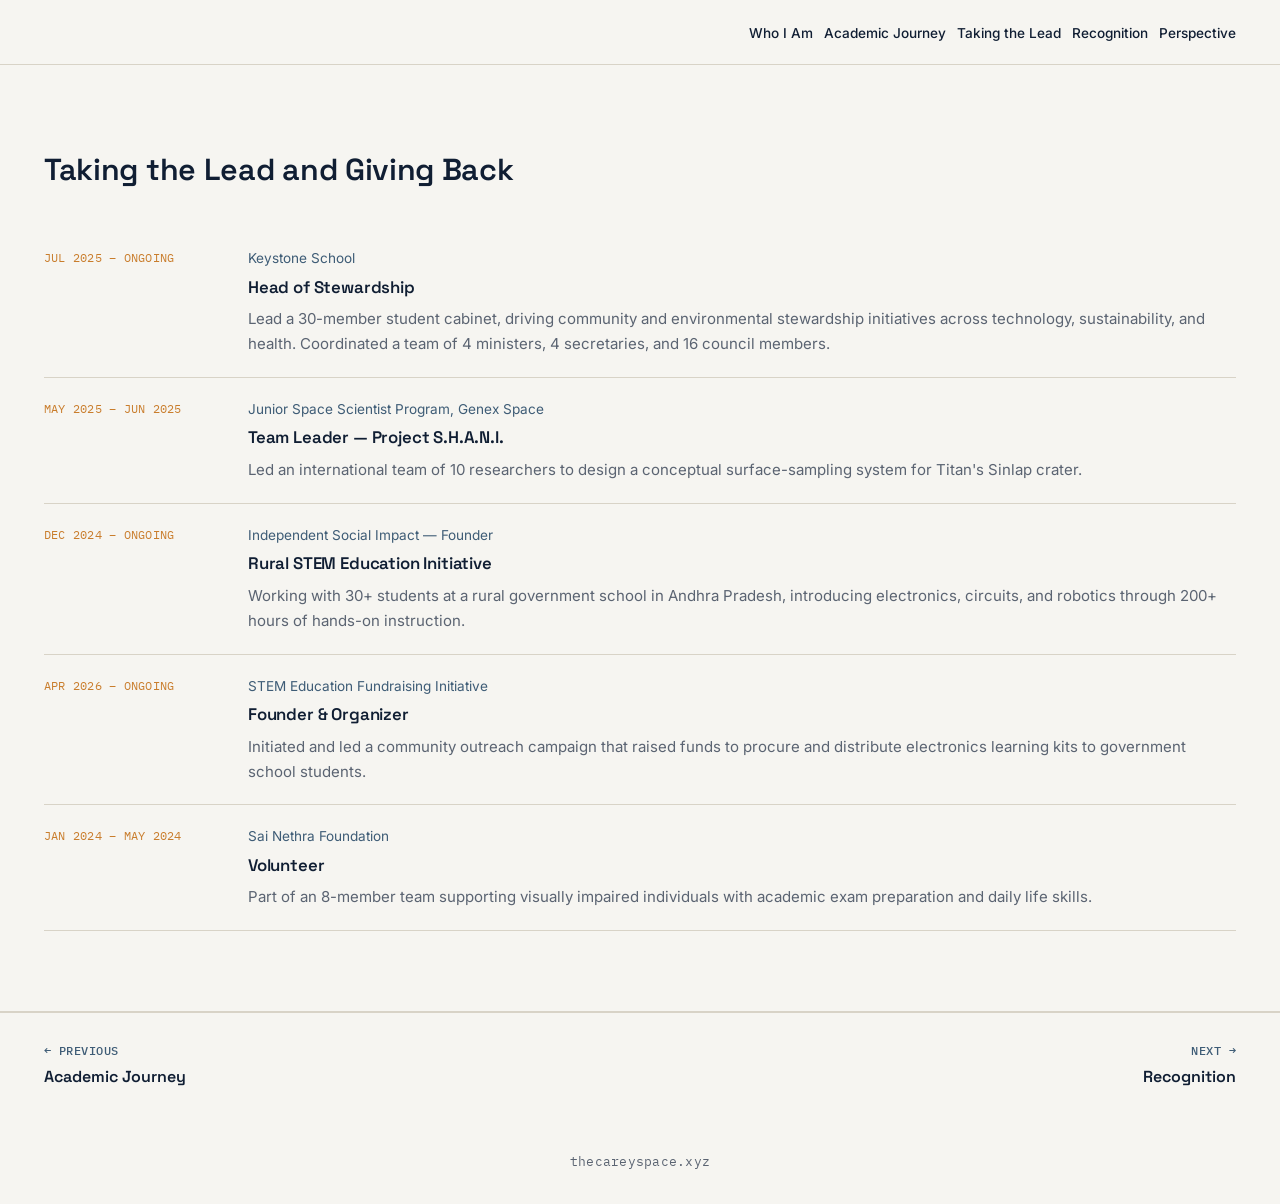
<file: lead.html>
<!DOCTYPE html>
<html lang="en">
<head>
<meta charset="UTF-8">
<meta name="viewport" content="width=device-width, initial-scale=1.0">
<title>Taking the Lead and Giving Back — Nevaan Carey Meduri</title>
<link rel="preconnect" href="https://fonts.googleapis.com">
<link rel="preconnect" href="https://fonts.gstatic.com" crossorigin>
<link href="https://fonts.googleapis.com/css2?family=Space+Grotesk:wght@400;500;600;700&family=Inter:wght@400;500;600&family=IBM+Plex+Mono:wght@400;500&display=swap" rel="stylesheet">
<link rel="stylesheet" href="assets/style.css">
<!-- Cloudflare Web Analytics --><script type="module" src="https://static.cloudflareinsights.com/beacon.min.js" data-cf-beacon='{"token": "2f3c0655076748f3be7609d5269852ec"}'></script><!-- End Cloudflare Web Analytics -->
</head>
<body>

<header>
  <nav class="wrap" style="justify-content:flex-end;">
    <ul>
      <li><a href="index.html">Who I Am</a></li>
      <li><a href="academic.html">Academic Journey</a></li>
      <li><a href="lead.html">Taking the Lead</a></li>
      <li><a href="recognition.html">Recognition</a></li>
      <li><a href="perspective.html">Perspective</a></li>
    </ul>
  </nav>
</header>
<section id="lead">
  <div class="wrap">
    <h2>Taking the Lead and Giving Back</h2>

    <div class="entry">
      <div><div class="when mono">JUL 2025 – ONGOING</div></div>
      <div>
        <div class="org">Keystone School</div>
        <h3>Head of Stewardship</h3>
        <p>Lead a 30-member student cabinet, driving community and environmental stewardship initiatives across technology, sustainability, and health. Coordinated a team of 4 ministers, 4 secretaries, and 16 council members.</p>
      </div>
    </div>

    <div class="entry">
      <div><div class="when mono">MAY 2025 – JUN 2025</div></div>
      <div>
        <div class="org">Junior Space Scientist Program, Genex Space</div>
        <h3>Team Leader — Project S.H.A.N.I.</h3>
        <p>Led an international team of 10 researchers to design a conceptual surface-sampling system for Titan's Sinlap crater.</p>
      </div>
    </div>

    <div class="entry">
      <div><div class="when mono">DEC 2024 – ONGOING</div></div>
      <div>
        <div class="org">Independent Social Impact — Founder</div>
        <h3>Rural STEM Education Initiative</h3>
        <p>Working with 30+ students at a rural government school in Andhra Pradesh, introducing electronics, circuits, and robotics through 200+ hours of hands-on instruction.</p>
      </div>
    </div>

    <div class="entry">
      <div><div class="when mono">APR 2026 – ONGOING</div></div>
      <div>
        <div class="org">STEM Education Fundraising Initiative</div>
        <h3>Founder &amp; Organizer</h3>
        <p>Initiated and led a community outreach campaign that raised funds to procure and distribute electronics learning kits to government school students.</p>
      </div>
    </div>

    <div class="entry">
      <div><div class="when mono">JAN 2024 – MAY 2024</div></div>
      <div>
        <div class="org">Sai Nethra Foundation</div>
        <h3>Volunteer</h3>
        <p>Part of an 8-member team supporting visually impaired individuals with academic exam preparation and daily life skills.</p>
      </div>
    </div>
  </div>
</section>

<nav class="page-nav">
  <div class="wrap page-nav-inner">
    <a href="academic.html" class="page-nav-link page-nav-prev">
      <span class="page-nav-label">&larr; Previous</span>
      <span class="page-nav-title">Academic Journey</span>
    </a>
    <a href="recognition.html" class="page-nav-link page-nav-next">
      <span class="page-nav-label">Next &rarr;</span>
      <span class="page-nav-title">Recognition</span>
    </a>
  </div>
</nav>

<footer>
  <div class="wrap mono">thecareyspace.xyz</div>
</footer>

<div id="drone-cursor" aria-hidden="true">
  <svg width="48" height="48" viewBox="0 0 32 32">
    <g stroke-width="1.8" stroke-linecap="round" fill="none">
      <line x1="10" y1="10" x2="16" y2="16" stroke="#D93025"/>
      <line x1="22" y1="22" x2="16" y2="16" stroke="#D93025"/>
      <line x1="22" y1="10" x2="16" y2="16" stroke="#101E33"/>
      <line x1="10" y1="22" x2="16" y2="16" stroke="#101E33"/>
    </g>
    <rect x="12.5" y="12.5" width="7" height="7" rx="1.6" fill="#101E33"/>
    <g transform="translate(7,7)"><line class="blade" x1="-5.5" y1="0" x2="5.5" y2="0" stroke="#2E9E44" stroke-width="2" stroke-linecap="round"/></g>
    <g transform="translate(25,7)"><line class="blade" x1="-5.5" y1="0" x2="5.5" y2="0" stroke="#2E9E44" stroke-width="2" stroke-linecap="round"/></g>
    <g transform="translate(7,25)"><line class="blade" x1="-5.5" y1="0" x2="5.5" y2="0" stroke="#2E9E44" stroke-width="2" stroke-linecap="round"/></g>
    <g transform="translate(25,25)"><line class="blade" x1="-5.5" y1="0" x2="5.5" y2="0" stroke="#2E9E44" stroke-width="2" stroke-linecap="round"/></g>
  </svg>
</div>

<script src="assets/cursor.js"></script>
</body>
</html>
</file>
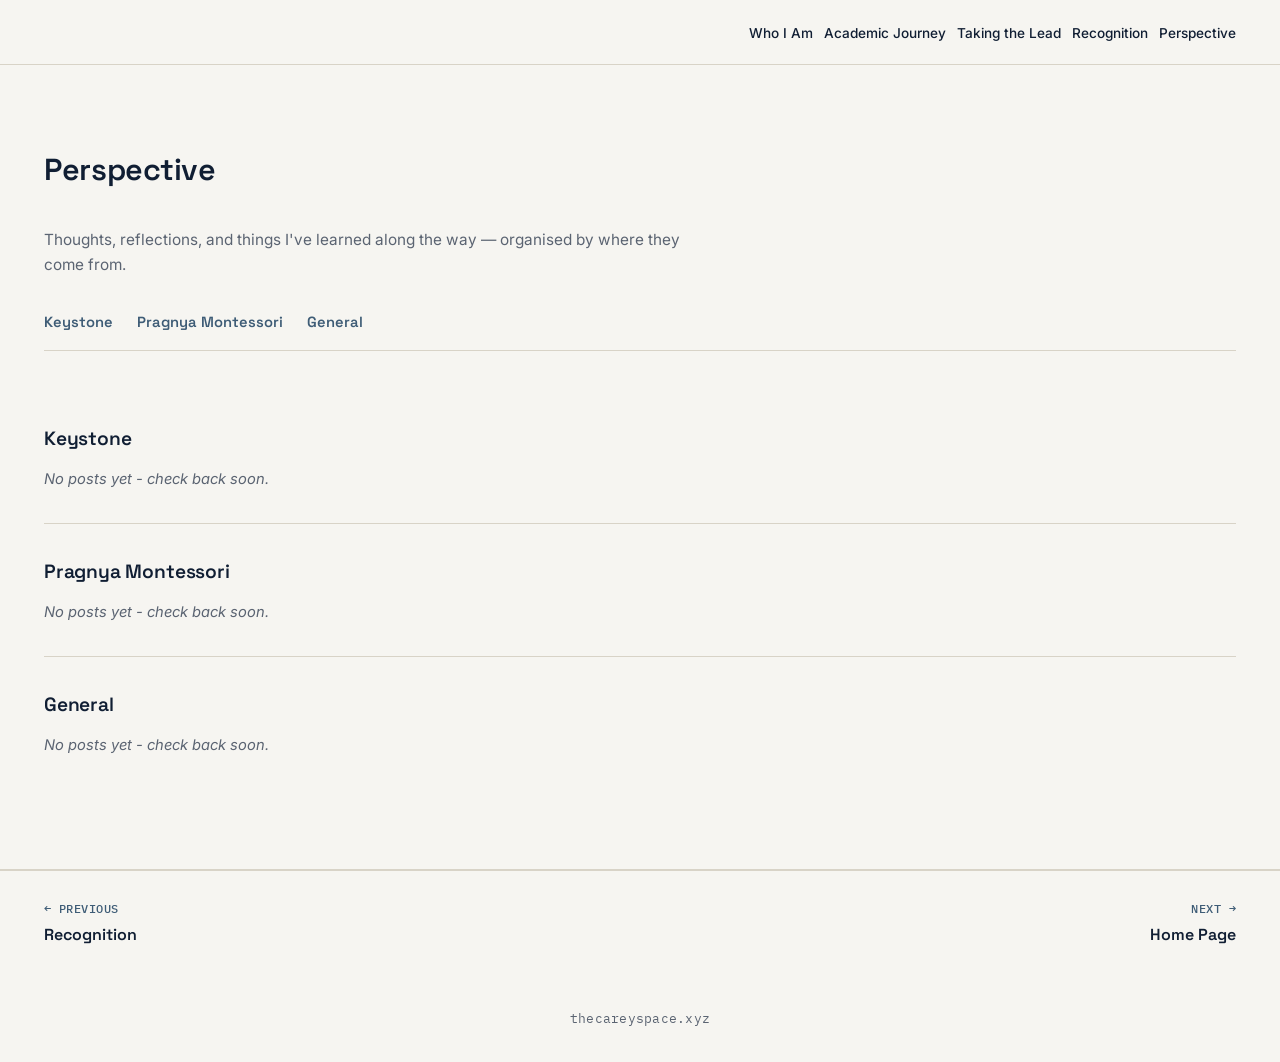
<file: perspective.html>
<!DOCTYPE html>
<html lang="en">
<head>
<meta charset="UTF-8">
<meta name="viewport" content="width=device-width, initial-scale=1.0">
<title>Perspective — Nevaan Carey Meduri</title>
<link rel="preconnect" href="https://fonts.googleapis.com">
<link rel="preconnect" href="https://fonts.gstatic.com" crossorigin>
<link href="https://fonts.googleapis.com/css2?family=Space+Grotesk:wght@400;500;600;700&family=Inter:wght@400;500;600&family=IBM+Plex+Mono:wght@400;500&display=swap" rel="stylesheet">
<link rel="stylesheet" href="assets/style.css">
<!-- Cloudflare Web Analytics --><script type="module" src="https://static.cloudflareinsights.com/beacon.min.js" data-cf-beacon='{"token": "2f3c0655076748f3be7609d5269852ec"}'></script><!-- End Cloudflare Web Analytics -->
</head>
<body>

<header>
  <nav class="wrap" style="justify-content:flex-end;">
    <ul>
      <li><a href="index.html">Who I Am</a></li>
      <li><a href="academic.html">Academic Journey</a></li>
      <li><a href="lead.html">Taking the Lead</a></li>
      <li><a href="recognition.html">Recognition</a></li>
      <li><a href="perspective.html">Perspective</a></li>
    </ul>
  </nav>
</header>
<section id="perspective">
  <div class="wrap">
    <h2>Perspective</h2>
    <p class="lead">Thoughts, reflections, and things I've learned along the way — organised by where they come from.</p>

    <nav class="category-nav">
      <a href="#keystone">Keystone</a>
      <a href="#pragnya">Pragnya Montessori</a>
      <a href="#general">General</a>
    </nav>

    <div class="category-block" id="keystone">
      <h3>Keystone</h3>
      <p class="category-empty">No posts yet - check back soon.</p>
    </div>

    <div class="category-block" id="pragnya">
      <h3>Pragnya Montessori</h3>
      <p class="category-empty">No posts yet - check back soon.</p>
    </div>

    <div class="category-block" id="general">
      <h3>General</h3>
      <p class="category-empty">No posts yet - check back soon.</p>
    </div>
  </div>
</section>

<nav class="page-nav">
  <div class="wrap page-nav-inner">
    <a href="recognition.html" class="page-nav-link page-nav-prev">
      <span class="page-nav-label">&larr; Previous</span>
      <span class="page-nav-title">Recognition</span>
    </a>
    <a href="index.html" class="page-nav-link page-nav-next">
      <span class="page-nav-label">Next &rarr;</span>
      <span class="page-nav-title">Home Page</span>
    </a>
  </div>
</nav>

<footer>
  <div class="wrap mono">thecareyspace.xyz</div>
</footer>

<div id="drone-cursor" aria-hidden="true">
  <svg width="48" height="48" viewBox="0 0 32 32">
    <g stroke-width="1.8" stroke-linecap="round" fill="none">
      <line x1="10" y1="10" x2="16" y2="16" stroke="#D93025"/>
      <line x1="22" y1="22" x2="16" y2="16" stroke="#D93025"/>
      <line x1="22" y1="10" x2="16" y2="16" stroke="#101E33"/>
      <line x1="10" y1="22" x2="16" y2="16" stroke="#101E33"/>
    </g>
    <rect x="12.5" y="12.5" width="7" height="7" rx="1.6" fill="#101E33"/>
    <g transform="translate(7,7)"><line class="blade" x1="-5.5" y1="0" x2="5.5" y2="0" stroke="#2E9E44" stroke-width="2" stroke-linecap="round"/></g>
    <g transform="translate(25,7)"><line class="blade" x1="-5.5" y1="0" x2="5.5" y2="0" stroke="#2E9E44" stroke-width="2" stroke-linecap="round"/></g>
    <g transform="translate(7,25)"><line class="blade" x1="-5.5" y1="0" x2="5.5" y2="0" stroke="#2E9E44" stroke-width="2" stroke-linecap="round"/></g>
    <g transform="translate(25,25)"><line class="blade" x1="-5.5" y1="0" x2="5.5" y2="0" stroke="#2E9E44" stroke-width="2" stroke-linecap="round"/></g>
  </svg>
</div>

<script src="assets/cursor.js"></script>
</body>
</html>
</file>
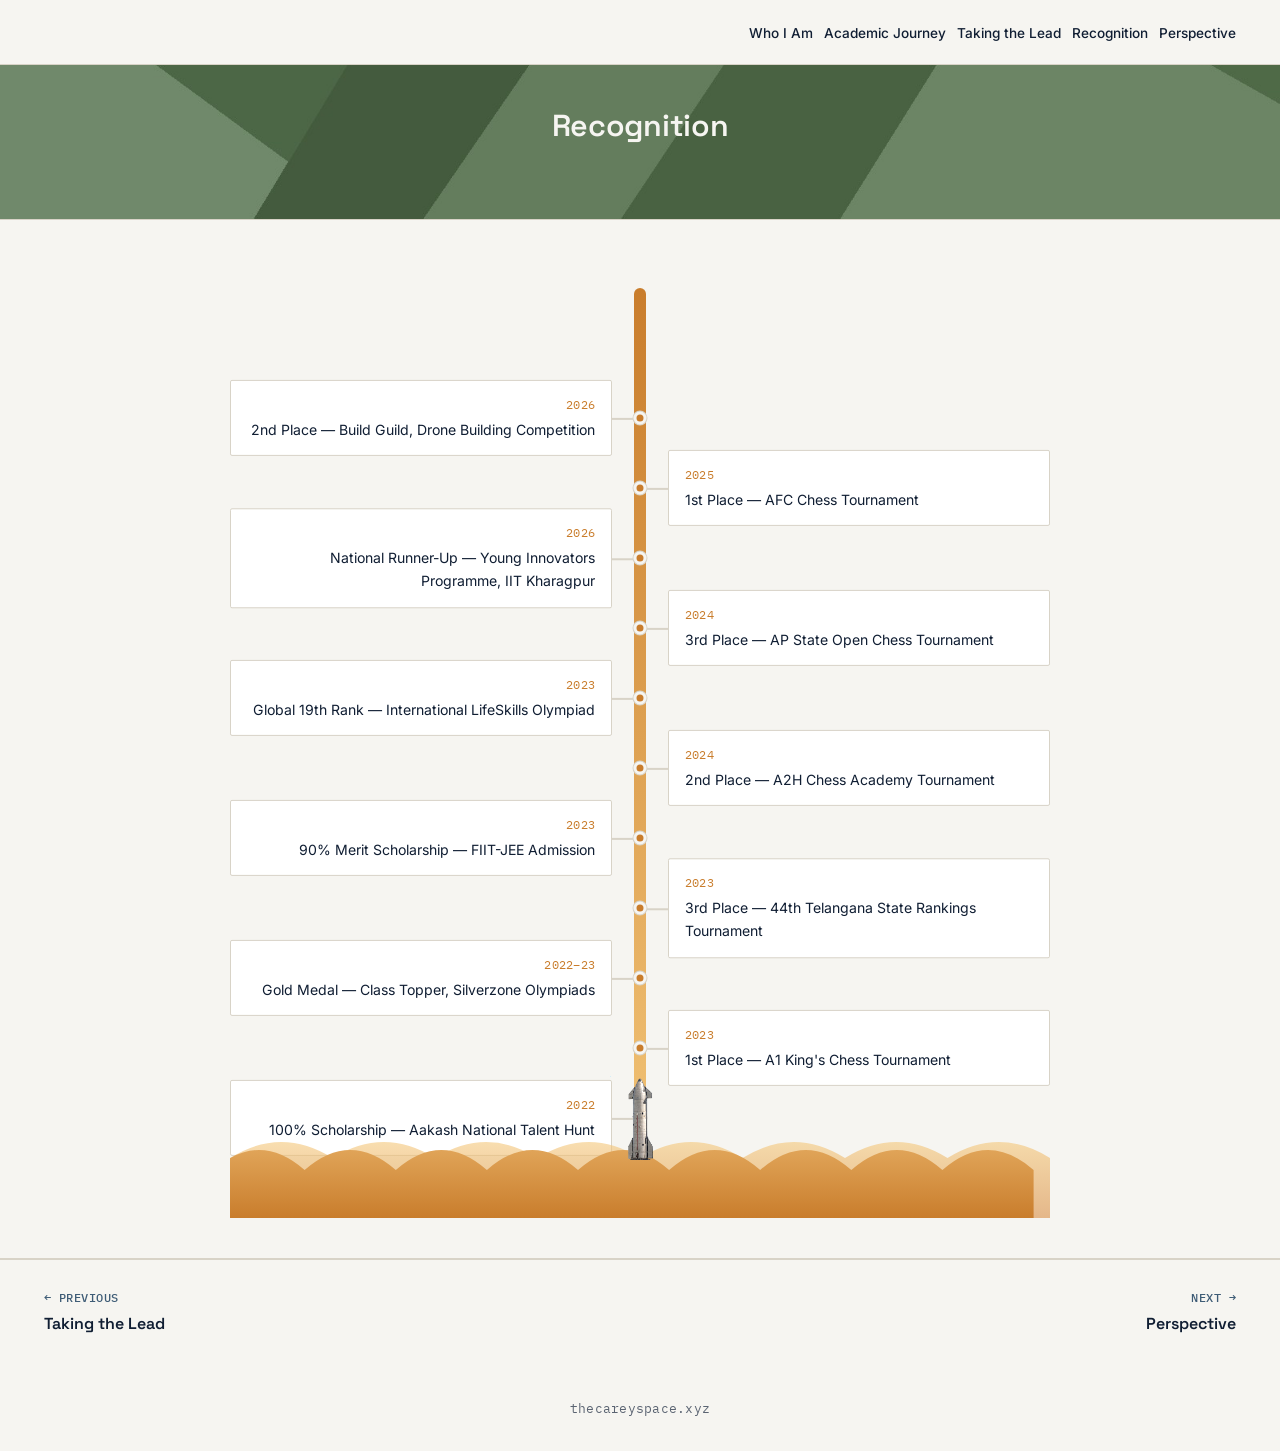
<file: recognition.html>
<!DOCTYPE html>
<html lang="en">
<head>
<meta charset="UTF-8">
<meta name="viewport" content="width=device-width, initial-scale=1.0">
<title>Recognition — Nevaan Carey Meduri</title>
<link rel="preconnect" href="https://fonts.googleapis.com">
<link rel="preconnect" href="https://fonts.gstatic.com" crossorigin>
<link href="https://fonts.googleapis.com/css2?family=Space+Grotesk:wght@400;500;600;700&family=Inter:wght@400;500;600&family=IBM+Plex+Mono:wght@400;500&display=swap" rel="stylesheet">
<link rel="stylesheet" href="assets/style.css">
<!-- Cloudflare Web Analytics --><script type="module" src="https://static.cloudflareinsights.com/beacon.min.js" data-cf-beacon='{"token": "2f3c0655076748f3be7609d5269852ec"}'></script><!-- End Cloudflare Web Analytics -->
</head>
<body>

<header>
  <nav class="wrap" style="justify-content:flex-end;">
    <ul>
      <li><a href="index.html">Who I Am</a></li>
      <li><a href="academic.html">Academic Journey</a></li>
      <li><a href="lead.html">Taking the Lead</a></li>
      <li><a href="recognition.html">Recognition</a></li>
      <li><a href="perspective.html">Perspective</a></li>
    </ul>
  </nav>
</header>
<section id="recognition" style="padding:0; border-bottom:1px solid var(--line);">
  <div class="section-band">
    <div class="wrap"><h2>Recognition</h2></div>
  </div>
  <div class="wrap" style="padding-top:48px; padding-bottom:40px;">

    <div class="rocket-timeline">
      <div class="rocket-path"></div>

      <svg class="rocket-fire-svg" viewBox="0 0 1000 110" preserveAspectRatio="none" aria-hidden="true">
        <defs>
          <linearGradient id="fireGradBack" x1="0%" y1="0%" x2="0%" y2="100%">
            <stop offset="0%" stop-color="#F4C77A"/>
            <stop offset="100%" stop-color="#D98E44"/>
          </linearGradient>
          <linearGradient id="fireGradFront" x1="0%" y1="0%" x2="0%" y2="100%">
            <stop offset="0%" stop-color="#E0A458"/>
            <stop offset="100%" stop-color="#C97D2C"/>
          </linearGradient>
        </defs>
        <path d="M0,110 L0,50 Q62.5,18 125,50 Q187.5,18 250,50 Q312.5,18 375,50 Q437.5,18 500,50 Q562.5,18 625,50 Q687.5,18 750,50 Q812.5,18 875,50 Q937.5,18 1000,50 L1000,110 Z" fill="url(#fireGradBack)" opacity="0.6"/>
        <path d="M-20,110 L-20,62 Q35.5,22 91,62 Q146.6,22 202.2,62 Q257.7,22 313.3,62 Q368.8,22 424.4,62 Q480,22 535.5,62 Q591.1,22 646.6,62 Q702.2,22 757.7,62 Q813.3,22 868.8,62 Q924.4,22 980,62 L980,110 Z" fill="url(#fireGradFront)"/>
      </svg>

      <div class="rocket-ship-pos">
        <div class="rocket-ship-icon">
          <img src="assets/starship-cutout.png" alt="Starship rocket" width="60" height="84" style="display:block; filter:brightness(1.2) contrast(1.04) saturate(1.05);">
        </div>
      </div>

      <div class="rt-item rt-left" style="top:89.47%;">
        <div class="rt-content">
          <span class="rt-year mono">2022</span>
          <p>100% Scholarship — Aakash National Talent Hunt</p>
        </div>
      </div>
      <div class="rt-item rt-right" style="top:82.11%;">
        <div class="rt-content">
          <span class="rt-year mono">2023</span>
          <p>1st Place — A1 King's Chess Tournament</p>
        </div>
      </div>
      <div class="rt-item rt-left" style="top:74.74%;">
        <div class="rt-content">
          <span class="rt-year mono">2022–23</span>
          <p>Gold Medal — Class Topper, Silverzone Olympiads</p>
        </div>
      </div>
      <div class="rt-item rt-right" style="top:67.37%;">
        <div class="rt-content">
          <span class="rt-year mono">2023</span>
          <p>3rd Place — 44th Telangana State Rankings Tournament</p>
        </div>
      </div>
      <div class="rt-item rt-left" style="top:60.00%;">
        <div class="rt-content">
          <span class="rt-year mono">2023</span>
          <p>90% Merit Scholarship — FIIT-JEE Admission</p>
        </div>
      </div>
      <div class="rt-item rt-right" style="top:52.63%;">
        <div class="rt-content">
          <span class="rt-year mono">2024</span>
          <p>2nd Place — A2H Chess Academy Tournament</p>
        </div>
      </div>
      <div class="rt-item rt-left" style="top:45.26%;">
        <div class="rt-content">
          <span class="rt-year mono">2023</span>
          <p>Global 19th Rank — International LifeSkills Olympiad</p>
        </div>
      </div>
      <div class="rt-item rt-right" style="top:37.89%;">
        <div class="rt-content">
          <span class="rt-year mono">2024</span>
          <p>3rd Place — AP State Open Chess Tournament</p>
        </div>
      </div>
      <div class="rt-item rt-left" style="top:30.53%;">
        <div class="rt-content">
          <span class="rt-year mono">2026</span>
          <p>National Runner-Up — Young Innovators Programme, IIT Kharagpur</p>
        </div>
      </div>
      <div class="rt-item rt-right" style="top:23.16%;">
        <div class="rt-content">
          <span class="rt-year mono">2025</span>
          <p>1st Place — AFC Chess Tournament</p>
        </div>
      </div>
      <div class="rt-item rt-left" style="top:15.79%;">
        <div class="rt-content">
          <span class="rt-year mono">2026</span>
          <p>2nd Place — Build Guild, Drone Building Competition</p>
        </div>
      </div>

      <div class="rt-dot" style="top:89.47%;"></div>
      <div class="rt-dot" style="top:82.11%;"></div>
      <div class="rt-dot" style="top:74.74%;"></div>
      <div class="rt-dot" style="top:67.37%;"></div>
      <div class="rt-dot" style="top:60.00%;"></div>
      <div class="rt-dot" style="top:52.63%;"></div>
      <div class="rt-dot" style="top:45.26%;"></div>
      <div class="rt-dot" style="top:37.89%;"></div>
      <div class="rt-dot" style="top:30.53%;"></div>
      <div class="rt-dot" style="top:23.16%;"></div>
      <div class="rt-dot" style="top:15.79%;"></div>
    </div>
  </div>
</section>

<nav class="page-nav">
  <div class="wrap page-nav-inner">
    <a href="lead.html" class="page-nav-link page-nav-prev">
      <span class="page-nav-label">&larr; Previous</span>
      <span class="page-nav-title">Taking the Lead</span>
    </a>
    <a href="perspective.html" class="page-nav-link page-nav-next">
      <span class="page-nav-label">Next &rarr;</span>
      <span class="page-nav-title">Perspective</span>
    </a>
  </div>
</nav>

<footer>
  <div class="wrap mono">thecareyspace.xyz</div>
</footer>

<div id="drone-cursor" aria-hidden="true">
  <svg width="48" height="48" viewBox="0 0 32 32">
    <g stroke-width="1.8" stroke-linecap="round" fill="none">
      <line x1="10" y1="10" x2="16" y2="16" stroke="#D93025"/>
      <line x1="22" y1="22" x2="16" y2="16" stroke="#D93025"/>
      <line x1="22" y1="10" x2="16" y2="16" stroke="#101E33"/>
      <line x1="10" y1="22" x2="16" y2="16" stroke="#101E33"/>
    </g>
    <rect x="12.5" y="12.5" width="7" height="7" rx="1.6" fill="#101E33"/>
    <g transform="translate(7,7)"><line class="blade" x1="-5.5" y1="0" x2="5.5" y2="0" stroke="#2E9E44" stroke-width="2" stroke-linecap="round"/></g>
    <g transform="translate(25,7)"><line class="blade" x1="-5.5" y1="0" x2="5.5" y2="0" stroke="#2E9E44" stroke-width="2" stroke-linecap="round"/></g>
    <g transform="translate(7,25)"><line class="blade" x1="-5.5" y1="0" x2="5.5" y2="0" stroke="#2E9E44" stroke-width="2" stroke-linecap="round"/></g>
    <g transform="translate(25,25)"><line class="blade" x1="-5.5" y1="0" x2="5.5" y2="0" stroke="#2E9E44" stroke-width="2" stroke-linecap="round"/></g>
  </svg>
</div>

<script src="assets/cursor.js"></script>
</body>
</html>
</file>
<file: assets/style.css>
:root{
    --ink:#101E33;
    --base:#F6F5F1;
    --panel:#FFFFFF;
    --accent:#C97D2C;
    --steel:#3E5C76;
    --line:#D8D3C7;
    --muted:#5B6472;
  }
  *{box-sizing:border-box; margin:0; padding:0;}
  html{scroll-behavior:smooth;}
  a, .icon-btn, nav a, .btn{cursor:none;}
  #drone-cursor{
    position:fixed; top:0; left:0; width:48px; height:48px;
    pointer-events:none; z-index:9999; opacity:0;
    transition:opacity .08s ease; transform:translate(-50%,-50%);
  }
  #drone-cursor.active{opacity:1;}
  .blade{transform-box:fill-box; transform-origin:center;}
  #drone-cursor.active .blade{animation:spin .12s linear infinite;}
  @keyframes spin{to{transform:rotate(360deg);}}
  body{background:var(--base); color:var(--ink); font-family:'Inter', sans-serif; line-height:1.65;}
  .wrap{max-width:1040px; margin:0 auto; padding:0 24px;}
  h1,h2,h3{font-family:'Space Grotesk', sans-serif; font-weight:600; letter-spacing:-0.01em;}
  .mono{font-family:'IBM Plex Mono', monospace; letter-spacing:0.02em;}

  header{position:sticky; top:0; z-index:50; background:rgba(246,245,241,0.94); backdrop-filter:blur(6px); border-bottom:1px solid var(--line);}
  nav.wrap{display:flex; justify-content:space-between; align-items:center; min-height:64px; flex-wrap:wrap; gap:8px; padding-top:10px; padding-bottom:10px;}
  .brand{font-family:'Space Grotesk',sans-serif; font-weight:700; font-size:1.05rem; flex-shrink:0;}
  .brand .dot{color:var(--accent);}
  nav ul{list-style:none; display:flex; gap:11px; flex-wrap:nowrap; justify-content:flex-end; max-width:56%;}
  nav a{color:var(--ink); text-decoration:none; font-size:0.68rem; font-weight:500; white-space:nowrap;}
  nav a:hover{color:var(--accent);}

  .hero{
    padding:24px 0; border-bottom:1px solid var(--line);
    background-color:#53704B;
    background-image:url('hero-bg.jpg');
    background-size:cover;
    background-position:center;
    color:#F6F5F1;
  }
  .hero-inner{display:grid; grid-template-columns:225px 1fr; gap:48px; align-items:center;}
  .hero h1{color:#F6F5F1;}
  .hero .icon-btn{color:#101E33; background:#F6F5F1; border-radius:2px;}
  .hero .icon-btn:hover{color:var(--accent);}
  .portrait{width:225px; max-height:300px; display:flex; align-items:center;}
  .portrait img{max-height:300px; width:auto; max-width:100%; object-fit:contain; margin:0 auto;}
  .callsign{display:inline-block; font-size:0.75rem; color:var(--steel); border:1px solid var(--line); padding:4px 10px; border-radius:2px; margin-bottom:16px;}
  .hero h1{font-size:clamp(1.9rem, 4vw, 2.6rem); line-height:1.15;}
  .hero .role{margin-top:10px; color:var(--muted); font-size:1rem; max-width:56ch;}
  .hero-actions{margin-top:28px; display:flex; gap:18px; flex-wrap:wrap;}
  .icon-btn{
    width:30px; height:30px; border:none; border-radius:2px;
    display:flex; align-items:center; justify-content:center;
    color:var(--ink); text-decoration:none;
  }
  .icon-btn svg{width:18px; height:18px;}
  .icon-btn:hover{color:var(--accent);}
  .btn{font-family:'Space Grotesk',sans-serif; font-weight:600; font-size:0.88rem; padding:10px 20px; border-radius:2px; text-decoration:none; display:inline-block; border:1px solid var(--ink);}
  .btn-primary{background:var(--ink); color:var(--base);}
  .btn-primary:hover{background:var(--accent); border-color:var(--accent);}
  .btn-ghost{color:var(--ink);}
  .btn-ghost:hover{border-color:var(--accent); color:var(--accent);}

  .eyebrow{font-size:0.75rem; color:var(--steel); text-transform:uppercase; letter-spacing:0.12em; margin-bottom:10px;}
  section{padding:64px 0; border-bottom:1px solid var(--line);}
  section h2{font-size:1.6rem; margin-bottom:32px;}
  section .lead{color:var(--muted); max-width:64ch; margin-bottom:32px; font-size:0.96rem;}
  .blink-blue{color:#1E3A8A; font-weight:700; animation:blinkSlow 2.5s ease-in-out infinite;}
  @keyframes blinkSlow{0%,100%{opacity:1;} 50%{opacity:0.3;}}

  .entry{display:grid; grid-template-columns:180px 1fr; gap:24px; padding:20px 0; border-bottom:1px solid var(--line);}
  .entry:first-child{border-top:1px solid var(--line);}
  .entry .when{font-size:0.78rem; color:var(--accent);}
  .entry .org{font-size:0.85rem; color:var(--steel); margin-bottom:4px;}
  .entry h3{font-size:1.05rem; margin-bottom:6px;}
  .entry p{color:var(--muted); font-size:0.94rem;}

  .grid{display:grid; grid-template-columns:repeat(2, 1fr); gap:22px;}
  .grid-projects{grid-auto-flow:column; grid-template-rows:repeat(5, auto);}
  .grid-projects.single-col{grid-template-columns:1fr; grid-auto-flow:row; grid-template-rows:none;}
  .card{background:var(--panel); border:1px solid var(--line); padding:24px; border-radius:2px; scroll-margin-top:90px;}
  .card-summary{display:block; text-decoration:none; color:inherit; cursor:pointer;}
  .card .mono{font-size:0.72rem; color:var(--steel); display:block; margin-bottom:10px;}
  .card h3{font-size:1.1rem; margin-bottom:8px; scroll-margin-top:90px;}
  .card p{color:var(--muted); font-size:0.92rem;}

  #all-items-grid .card.has-details{cursor:pointer;}
  .card-toggle{
    display:inline-block; margin-top:6px;
    color:var(--accent); font-family:'Space Grotesk',sans-serif; font-weight:600; font-size:0.85rem;
  }
  .card-toggle:hover{text-decoration:underline;}

  .card-details{display:none; margin-top:18px; padding-top:18px; border-top:1px solid var(--line); cursor:auto;}
  .card.expanded .card-details{display:block;}

  .card-detail-top{display:flex; gap:12px; align-items:center; margin-bottom:8px;}
  .card-detail-meta-text{flex:0 1 auto; max-width:480px; min-width:0;}
  .card-detail-meta-text p{color:var(--ink); font-size:0.9rem; margin-bottom:16px;}
  .card-detail-meta-text strong{color:var(--ink);}
  .card-detail-hero{width:196px; flex:0 0 auto; margin-left:calc(19% + 99px); border-radius:2px; box-shadow:0 6px 16px rgba(16,30,51,0.15); aspect-ratio:576/864;}

  .card-details h4{font-family:'Space Grotesk',sans-serif; font-weight:700; font-size:1.4rem; color:var(--steel); margin:26px 0 14px;}
  .card-subheading{font-family:'Space Grotesk',sans-serif; font-weight:700; font-size:0.98rem; color:var(--ink); margin:18px 0 8px;}
  .card-details p{color:var(--muted); font-size:0.92rem; margin-bottom:10px;}
  .card-details ul{margin:0 0 10px 20px; padding:0;}
  .card-details li{color:var(--muted); font-size:0.92rem; margin-bottom:6px;}
  .card-details a{color:var(--accent); text-decoration:none;}
  .card-recognition-block a{color:#1560BD;}

  a[href="https://yip.iitkgp.ac.in/results"],
  a[href="https://lnkd.in/p/dGD7UUPz"],
  a[href="https://x.com/DrSukantaBJP/status/2007788289441632693?s=20"],
  a[href="https://www.keystoneeducation.in/"],
  a[href="https://www.keystoneeducation.in/our-innovation"],
  a[href="https://www.linkedin.com/in/suman-chakraborty-415ab3236/"]{
    color:#1560BD; font-weight:700;
  }

  .card-detail-media-row{display:flex; gap:18px; align-items:flex-start; margin-bottom:10px;}

  .card-float-block{overflow:auto;}
  .card-inline-video{
    float:right; width:300px; max-width:45%;
    margin:0 0 14px 18px; border-radius:2px;
    box-shadow:0 6px 16px rgba(16,30,51,0.15); background:#000;
    aspect-ratio:640/296;
  }
  video[src="assets/sonostep-trial-clip.mp4"]{aspect-ratio:480/270;}
  video[src="assets/sonostep-award-clip.mp4"]{aspect-ratio:480/268;}
  img[src="assets/sonostep-team.png"]{aspect-ratio:1133/773; object-fit:cover; background:transparent;}
  .card-inline-video-sm{width:260px;}
  .card-clear{clear:both;}

  @media (max-width:600px){
    .card-inline-video{float:none; width:100%; max-width:100%; margin:0 0 14px;}
  }

  .card-float-stack{float:right; width:280px; max-width:45%; margin:0 0 14px 18px; display:flex; flex-direction:column; gap:10px;}
  .card-float-stack .card-inline-video{float:none; width:100%; max-width:100%; margin:0;}
  .card-youtube-embed{aspect-ratio:16/9;}
  .card-youtube-thumb{
    position:relative; background-size:cover; background-position:center;
    cursor:pointer; display:flex; align-items:center; justify-content:center;
  }
  .yt-play-icon{
    display:flex; align-items:center; justify-content:center;
    width:56px; height:56px; border-radius:50%;
    background:rgba(16,30,51,0.75); color:#fff;
    font-size:1.1rem; padding-left:4px; transition:background 0.2s ease, transform 0.2s ease;
  }
  .card-youtube-thumb:hover .yt-play-icon{background:var(--accent); transform:scale(1.08);}
  .card-inline-img{width:100%; display:block; border-radius:2px; box-shadow:0 6px 16px rgba(16,30,51,0.15); aspect-ratio:700/516;}

  .card-side-by-side{display:flex; gap:20px; margin-top:20px;}
  .card-side-by-side img{flex:1 1 50%; width:50%; border-radius:2px; box-shadow:0 6px 16px rgba(16,30,51,0.15);}
  img[src="assets/sonostep-feedback.jpg"]{aspect-ratio:800/595;}
  img[src="assets/sonostep-certificate.jpg"]{aspect-ratio:700/504;}

  @media (max-width:600px){
    .card-float-stack{float:none; width:100%; max-width:100%; margin:0 0 14px;}
    .card-side-by-side{flex-direction:column;}
    .card-side-by-side img{width:100%;}
  }
  .card-detail-img-inline{width:280px; flex:0 0 auto; border-radius:2px; aspect-ratio:454/366;}
  @media (max-width:600px){
    .card-detail-top{flex-direction:column; align-items:center; text-align:left;}
    .card-detail-hero{width:224px;}
  }
  @media (max-width:500px){
    .card-detail-media-row{flex-direction:column; align-items:center;}
  }

  .tag-list{display:flex; flex-wrap:wrap; gap:8px; list-style:none; margin:0 0 10px !important; padding:0 !important;}
  .tag-list li{
    background:var(--base); border:1px solid var(--line); border-radius:2px;
    padding:5px 12px; font-family:'IBM Plex Mono',monospace; font-size:0.78rem; color:var(--ink);
    margin:0 !important;
  }

  .card-cost-table{width:100%; border-collapse:collapse; margin-bottom:14px; font-size:0.85rem;}
  .card-cost-table th, .card-cost-table td{border:1px solid var(--line); padding:6px 10px; text-align:left; color:var(--muted);}
  .card-cost-table th{background:var(--base); color:var(--ink); font-weight:600; text-align:center;}
  .card-cost-table td:not(:first-child){text-align:center;}
  .card-cost-table .cost-total-row td{font-weight:700; color:var(--ink); background:var(--base);}

  .card-tech-row{display:flex; gap:48px; align-items:flex-start; justify-content:center; margin:14px 0;}
  .card-tech-img{width:220px; flex:0 0 auto; border-radius:2px; box-shadow:0 6px 16px rgba(16,30,51,0.15); aspect-ratio:896/1152;}
  table.card-tech-table{width:auto; flex:1; max-width:420px; margin-bottom:0;}

  @media (max-width:600px){
    .card-tech-row{flex-direction:column; align-items:center;}
    .card-tech-img{width:200px;}
    table.card-tech-table{width:100%; max-width:100%;}
  }

  .awards{columns:2; gap:32px;}
  .awards li{margin-bottom:10px; font-size:0.92rem; color:var(--muted); break-inside:avoid;}
  .awards li strong{color:var(--ink); font-weight:500;}

  #who p{max-width:none; color:var(--muted); margin-bottom:14px;}

  .section-band{
    background-color:#53704B;
    background-image:url('hero-bg.jpg');
    background-size:cover;
    background-position:center;
    padding:36px 0;
    border-bottom:1px solid var(--line);
  }
  .section-band h2{color:#F6F5F1; text-align:center;}

  .timeline{position:relative; max-width:820px; margin:0 auto; padding:20px 0;}
  .timeline::before{content:''; position:absolute; left:50%; top:0; bottom:0; width:2px; background:var(--line); transform:translateX(-50%);}
  .timeline-item{position:relative; width:50%; padding:0 40px 44px; box-sizing:border-box;}
  .timeline-item:nth-child(odd){left:0;}
  .timeline-item:nth-child(even){left:50%;}
  .timeline-dot{
    position:absolute; top:6px; width:13px; height:13px; border-radius:50%;
    background:var(--accent); border:3px solid var(--base); box-shadow:0 0 0 1px var(--line);
  }
  .timeline-item:nth-child(odd) .timeline-dot{right:-7px;}
  .timeline-item:nth-child(even) .timeline-dot{left:-7px;}
  .timeline-card{background:var(--panel); border:1px solid var(--line); padding:22px 24px; border-radius:2px; text-align:left; width:100%;}
  .timeline-head{display:flex; flex-wrap:wrap; align-items:center; gap:10px 16px; margin-bottom:10px;}
  .timeline-year{font-size:0.75rem; color:var(--accent); flex-shrink:0;}
  .timeline-org{font-weight:700; color:var(--steel); font-size:0.88rem; display:flex; align-items:center; gap:6px; flex-shrink:0;}
  .school-logo{width:20px; height:20px; object-fit:contain; border-radius:3px; flex-shrink:0;}
  .timeline-title{font-family:'Space Grotesk',sans-serif; font-weight:600; font-size:1rem; color:var(--ink);}
  .timeline-card p{color:var(--muted); font-size:0.92rem; margin-bottom:6px;}
  .timeline-grades{color:var(--ink) !important;}

  .academic-wrap{padding-top:64px; padding-bottom:64px;}

  .cert-bleed{
    position:relative; left:50%; right:50%; margin-left:-50vw; margin-right:-50vw;
    width:100vw; margin-top:56px;
  }
  .cert-corner{width:min(2400px, 96vw); margin:0 2vw 0 auto;}
  .cert-caption{
    font-family:'Space Grotesk',sans-serif; font-weight:600; font-size:1.1rem;
    color:var(--ink); text-align:center; margin-bottom:16px;
  }
  .cert-mini-slider .slide{aspect-ratio:4/3;}
  .cert-mini-slider .slider-btn{width:42px; height:42px; font-size:1.5rem;}

  @media (max-width:900px){
    .cert-corner{width:94%; max-width:1920px; margin:0 auto;}
    .cert-mini-slider{max-width:1920px; margin:0 auto;}
  }

  .category-nav{display:flex; gap:24px; margin:28px 0 40px; border-bottom:1px solid var(--line); padding-bottom:16px;}
  .category-nav a{color:var(--steel); text-decoration:none; font-family:'Space Grotesk',sans-serif; font-weight:600; font-size:0.92rem;}
  .category-nav a:hover{color:var(--accent);}
  .category-block{padding:32px 0; border-bottom:1px solid var(--line);}
  .category-block:last-child{border-bottom:none;}
  .category-block h3{font-size:1.2rem; margin-bottom:12px;}
  .category-empty{color:var(--muted); font-size:0.92rem; font-style:italic;}

  .rocket-timeline{position:relative; max-width:820px; margin:0 auto; min-height:950px;}
  .rocket-path{
    position:absolute; left:50%; top:20px; bottom:0; width:12px;
    background:linear-gradient(var(--accent), #F4C77A);
    transform:translateX(-50%); border-radius:6px; z-index:1;
  }
  .rocket-fire-svg{position:absolute; left:0; right:0; bottom:0; width:100%; height:110px; z-index:2;}

  .rocket-ship-pos{position:absolute; left:50%; top:89.47%; animation:rocketMove 12s linear infinite; z-index:3;}
  .rocket-ship-icon{position:absolute; transform:translate(-50%,-50%);}

  @keyframes rocketMove{
    0%    {top:89.47%; opacity:1;}
    82%   {top:2%;    opacity:1;}
    88%   {top:-6%;   opacity:0;}
    88.1% {top:89.47%; opacity:0;}
    100%  {top:89.47%; opacity:1;}
  }

  .rt-dot{
    position:absolute; left:50%; width:13px; height:13px; border-radius:50%;
    background:var(--accent); border:3px solid var(--base); box-shadow:0 0 0 1px var(--line);
    transform:translate(-50%,-50%); z-index:2;
  }
  .rt-item{position:absolute; width:calc(50% - 28px); transform:translateY(-50%);}
  .rt-right{left:calc(50% + 28px);}
  .rt-left{right:calc(50% + 28px); text-align:right;}
  .rt-item::before{content:''; position:absolute; top:50%; height:2px; background:var(--line); width:28px;}
  .rt-right::before{left:-28px;}
  .rt-left::before{right:-28px;}
  .rt-content{background:var(--panel); border:1px solid var(--line); border-radius:2px; padding:14px 16px;}
  .rt-year{color:var(--accent); font-size:0.72rem; display:block; margin-bottom:4px;}
  .rt-content p{color:var(--ink); font-size:0.88rem; margin:0;}

  @media (max-width:760px){
    .rocket-timeline{zoom:0.62; max-width:100%;}
  }
  @media (max-width:420px){
    .rocket-timeline{zoom:0.48;}
  }

  .orbit-wrap{height:60vh; min-height:340px; max-height:560px; display:flex; align-items:center; justify-content:center; margin:24px 0 8px;}
  .orbit-wrap-xl{height:auto; max-height:none; min-height:0; margin-top:64px;}
  .orbit-inner{position:relative; width:100%; max-width:1000px; aspect-ratio:1000/480; max-height:100%; margin:0 auto;}
  .orbit-wrap-xl .orbit-inner{max-width:1200px; aspect-ratio:1200/700;}
  .orbit-inner svg{width:100%; height:100%; display:block;}
  .orbit-label{
    position:absolute; transform:translate(-50%, calc(-100% - 14px)); text-decoration:none; text-align:center;
    display:flex; flex-direction:column; gap:2px; max-width:170px; line-height:1.25;
  }
  .orbit-label-below{transform:translate(-50%, 14px);}
  .orbit-label .o-year{color:var(--accent); font-size:0.68em; display:block;}
  .orbit-label .o-title{color:var(--ink); font-family:'Space Grotesk',sans-serif; font-weight:600; display:block;}
  .orbit-label-below .o-title{color:var(--steel);}
  .orbit-label:hover .o-title, .orbit-label.orbit-active .o-title{color:var(--accent);}
  .project-detail{
    background:var(--panel); border:1px solid var(--line); border-radius:2px;
    padding:24px 28px; max-width:700px; margin:96px auto 0;
  }
  .project-detail p{color:var(--muted); font-size:0.94rem;}
  @media (max-width:700px){
    .orbit-wrap{height:auto; min-height:0;}
    .orbit-inner{aspect-ratio:1000/620;}
    .orbit-label{max-width:110px; font-size:0.85em !important;}
  }
  .orbit-mobile-list{display:none;}
  @media (max-width:760px){
    .orbit-wrap-xl{display:none;}
    .orbit-mobile-list{
      display:flex; flex-direction:column; gap:1px;
      background:var(--line); border:1px solid var(--line); margin:24px 0;
    }
    .orbit-mobile-list .orbit-label{
      position:static; transform:none; max-width:none; background:var(--panel);
      padding:14px 16px; text-align:left; flex-direction:row; align-items:baseline; gap:10px;
      font-size:0.85rem !important;
    }
    .orbit-mobile-list .o-year{font-size:0.7em; flex-shrink:0; width:130px;}
    .orbit-mobile-list .o-title{font-size:1em;}
  }
  @media (max-width:700px){
    .timeline{zoom:0.6; max-width:100%;}
  }
  @media (max-width:420px){
    .timeline{zoom:0.48;}
  }

  .marquee-wrap{
    position:relative; left:50%; right:50%; margin-left:-50vw; margin-right:-50vw;
    width:100vw; overflow:hidden;
  }
  .marquee-track{
    display:flex; gap:12px; width:max-content;
    animation:marqueeScroll 240s linear infinite;
  }
  .marquee-wrap:hover .marquee-track{animation-play-state:paused;}
  @keyframes marqueeScroll{
    from{transform:translateX(0);}
    to{transform:translateX(-50%);}
  }
  .marquee-slide{flex:0 0 auto; width:756px; aspect-ratio:16/10; overflow:hidden;}
  .marquee-slide img{width:100%; height:100%; object-fit:cover; display:block;}
  .marquee-slide video{width:100%; height:100%; object-fit:cover; display:block;}
  .marquee-slide img[src="assets/journal-22.jpg"]{object-position:center 15%;}
  .marquee-slide img[src="assets/journal-31.jpg"]{object-position:center 20%;}
  .marquee-slide img[src="assets/journal-28.jpg"]{object-position:center 35%;}

  @media (max-width:900px){
    .marquee-slide{width:588px;}
  }
  @media (max-width:760px){
    .marquee-track{gap:8px;}
    .marquee-slide{width:calc((100vw - 16px) * 1.4);}
  }

  .slider{position:relative; overflow:hidden; border-radius:2px; border:1px solid var(--line); background:var(--panel);}
  .slider-track{display:flex; transition:transform 0.5s ease;}
  .slide{min-width:100%; aspect-ratio:16/9; overflow:hidden; position:relative;}
  .slide img{width:100%; height:100%; object-fit:cover; display:block;}
  .cert-slide img{object-fit:contain; background:#fff;}
  .slider-btn{
    position:absolute; top:50%; transform:translateY(-50%);
    width:38px; height:38px; border-radius:50%; border:none;
    background:rgba(16,30,51,0.55); color:#fff; font-size:1.4rem;
    display:flex; align-items:center; justify-content:center;
    line-height:0; padding-bottom:4px;
  }
  .slider-btn:hover{background:rgba(201,125,44,0.85);}
  .slider-btn.prev{left:12px;}
  .slider-btn.next{right:12px;}
  @media (max-width:500px){
    .slide{aspect-ratio:4/3;}
    .slider-btn{width:32px; height:32px; font-size:1.15rem;}
  }

  .lightbox{
    position:fixed; inset:0; background:rgba(16,30,51,0.85);
    display:flex; align-items:center; justify-content:center;
    z-index:10000; cursor:zoom-out;
  }
  .lightbox img{
    box-shadow:0 20px 60px rgba(0,0,0,0.4); border-radius:2px; background:#fff;
  }
  .lightbox video{
    box-shadow:0 20px 60px rgba(0,0,0,0.4); border-radius:2px; background:#000;
  }
  .lightbox-content{display:flex; flex-direction:column; align-items:center; gap:14px;}
  .lightbox-caption{
    display:none; order:-1; color:#fff; font-family:'Space Grotesk',sans-serif; font-weight:600;
    font-size:1rem; text-align:center; letter-spacing:0.02em;
    background:rgba(16,30,51,0.6); padding:8px 20px; border-radius:2px;
  }

  .lightbox-btn{
    position:fixed; top:50%; transform:translateY(-50%);
    width:48px; height:48px; border-radius:50%; border:none;
    background:rgba(16,30,51,0.6); color:#fff; font-size:1.8rem;
    box-shadow:0 2px 10px rgba(0,0,0,0.3);
    display:flex; align-items:center; justify-content:center;
    line-height:0; padding-bottom:4px; cursor:pointer; z-index:10001;
  }
  .lightbox-btn:hover{background:rgba(201,125,44,0.85);}
  .lightbox-prev{left:24px;}
  .lightbox-next{right:24px;}

  .lightbox-dots{
    position:fixed; bottom:28px; left:50%; transform:translateX(-50%);
    display:flex; gap:8px; z-index:10001;
  }
  .lightbox-dot{
    width:8px; height:8px; border-radius:50%; background:rgba(255,255,255,0.4);
    cursor:pointer; transition:background 0.2s ease;
  }
  .lightbox-dot:hover{background:rgba(255,255,255,0.7);}
  .lightbox-dot.active{background:var(--accent);}

  @media (max-width:600px){
    .lightbox-btn{width:38px; height:38px; font-size:1.4rem;}
    .lightbox-prev{left:8px;}
    .lightbox-next{right:8px;}
    .lightbox-dots{bottom:16px; max-width:88vw; flex-wrap:wrap; justify-content:center;}
  }

  .journal-placeholder{
    border:1px dashed var(--line); border-radius:2px; padding:48px 24px;
    text-align:center; color:var(--muted); background:var(--panel);
  }
  .journal-placeholder .mono{display:block; margin-bottom:8px; color:var(--steel); font-size:0.75rem;}

  .reach-row{display:grid; grid-template-columns:1fr 220px; align-items:start; gap:40px;}
  .reach-info{text-align:left;}
  .reach-info h2{margin-bottom:20px;}
  .reach-info p{color:var(--muted); font-size:0.94rem; margin-bottom:6px;}
  .reach-info a{color:var(--ink); text-decoration:none;}
  .reach-info a:hover{color:var(--accent);}
  .reach-links{display:flex; gap:14px; flex-wrap:wrap;}

  .song-block{display:flex; flex-direction:column; align-items:flex-end; text-align:left; margin-right:40px;}
  .song-header{margin-bottom:20px;}
  .song-thumb{position:relative; width:220px; aspect-ratio:1/1; cursor:pointer; border:1px solid var(--line); overflow:hidden; border-radius:2px; background:#101E33;}
  .song-thumb img{width:100%; height:100%; object-fit:cover; display:block;}
  .song-thumb .play-icon{
    position:absolute; top:50%; left:50%; transform:translate(-50%,-50%);
    width:48px; height:48px; border-radius:50%; background:rgba(16,30,51,0.72);
    color:#F6F5F1; display:flex; align-items:center; justify-content:center; font-size:1.1rem;
  }
  .song-thumb:hover .play-icon{background:var(--accent); color:#101E33;}

  .page-nav{padding:28px 0; border-top:1px solid var(--line);}
  .page-nav-inner{display:flex; justify-content:space-between; align-items:flex-start; gap:20px; flex-wrap:wrap;}
  .page-nav-link{display:flex; flex-direction:column; gap:4px; text-decoration:none;}
  .page-nav-next{margin-left:auto; text-align:right; align-items:flex-end;}
  .page-nav-label{
    font-family:'IBM Plex Mono',monospace; font-size:0.72rem; color:var(--steel);
    text-transform:uppercase; letter-spacing:0.04em;
  }
  .page-nav-title{font-family:'Space Grotesk',sans-serif; font-weight:600; font-size:1rem; color:var(--ink); transition:color 0.2s ease;}
  .page-nav-link:hover .page-nav-title{color:var(--accent);}
  .page-nav-disabled{cursor:default;}
  .page-nav-disabled .page-nav-title, .page-nav-disabled:hover .page-nav-title{color:var(--muted);}

  @media (max-width:600px){
    .page-nav-inner{flex-direction:column; align-items:stretch; gap:16px;}
    .page-nav-next{margin-left:0; text-align:right; align-items:flex-end;}
  }

  footer{padding:32px 0; text-align:center; color:var(--muted); font-size:0.82rem;}

  @media (max-width:760px){
    .wrap{padding:0 18px;}
    nav ul{justify-content:flex-start; gap:10px; max-width:100%; flex-wrap:wrap;}
    .hero{padding:20px 0;}
    .hero-inner{grid-template-columns:1fr; text-align:center; gap:28px;}
    .portrait{width:150px; margin:0 auto;}
    .hero-actions{justify-content:center;}
    section{padding:44px 0;}
    section h2{font-size:1.35rem;}
    .grid{grid-template-columns:1fr;}
    .grid-projects{grid-auto-flow:row; grid-template-rows:none;}
    .entry{grid-template-columns:1fr; gap:8px;}
    .awards{columns:1;}
    .reach-row{grid-template-columns:1fr; justify-content:center; text-align:center;}
    .reach-info{text-align:center; order:2;}
    .song-block{align-items:center; text-align:center; margin:0 auto; order:1;}
    .song-thumb{width:min(220px, 80vw);}
    .reach-links{justify-content:center;}
  }

  @media (max-width:420px){
    nav a{font-size:0.62rem;}
    .icon-btn{width:28px; height:28px;}
    .hero h1{font-size:1.6rem;}
    .hero .role{font-size:0.9rem;}
  }

  @media (min-width:1200px){
    .wrap{max-width:1240px;}
    nav a{font-size:0.85rem;}
    .hero{padding:28px 0;}
    .hero-inner{gap:64px;}
    .hero h1{font-size:3rem;}
    .hero .role{font-size:1.08rem; max-width:62ch;}
    section{padding:80px 0;}
    section h2{font-size:1.9rem;}
    .grid{gap:28px;}
    .card{padding:28px;}
  }
</file>
